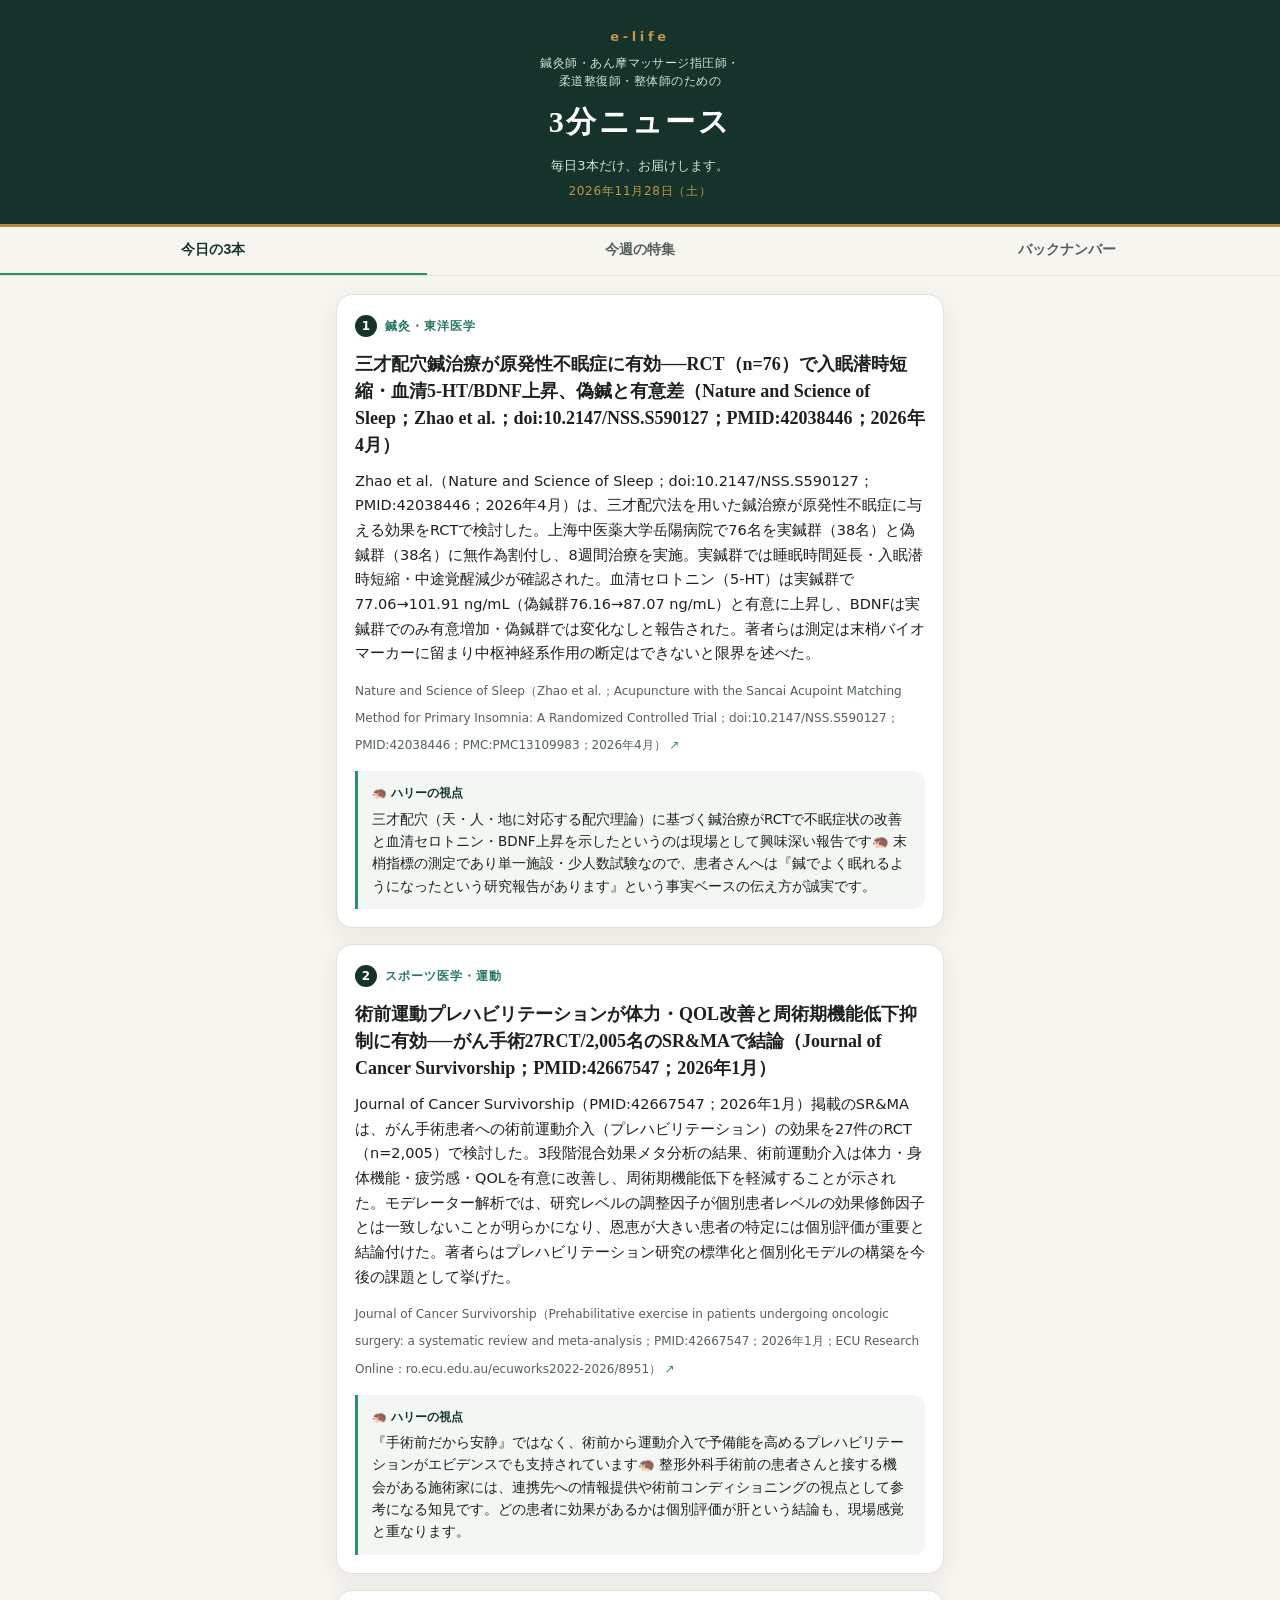
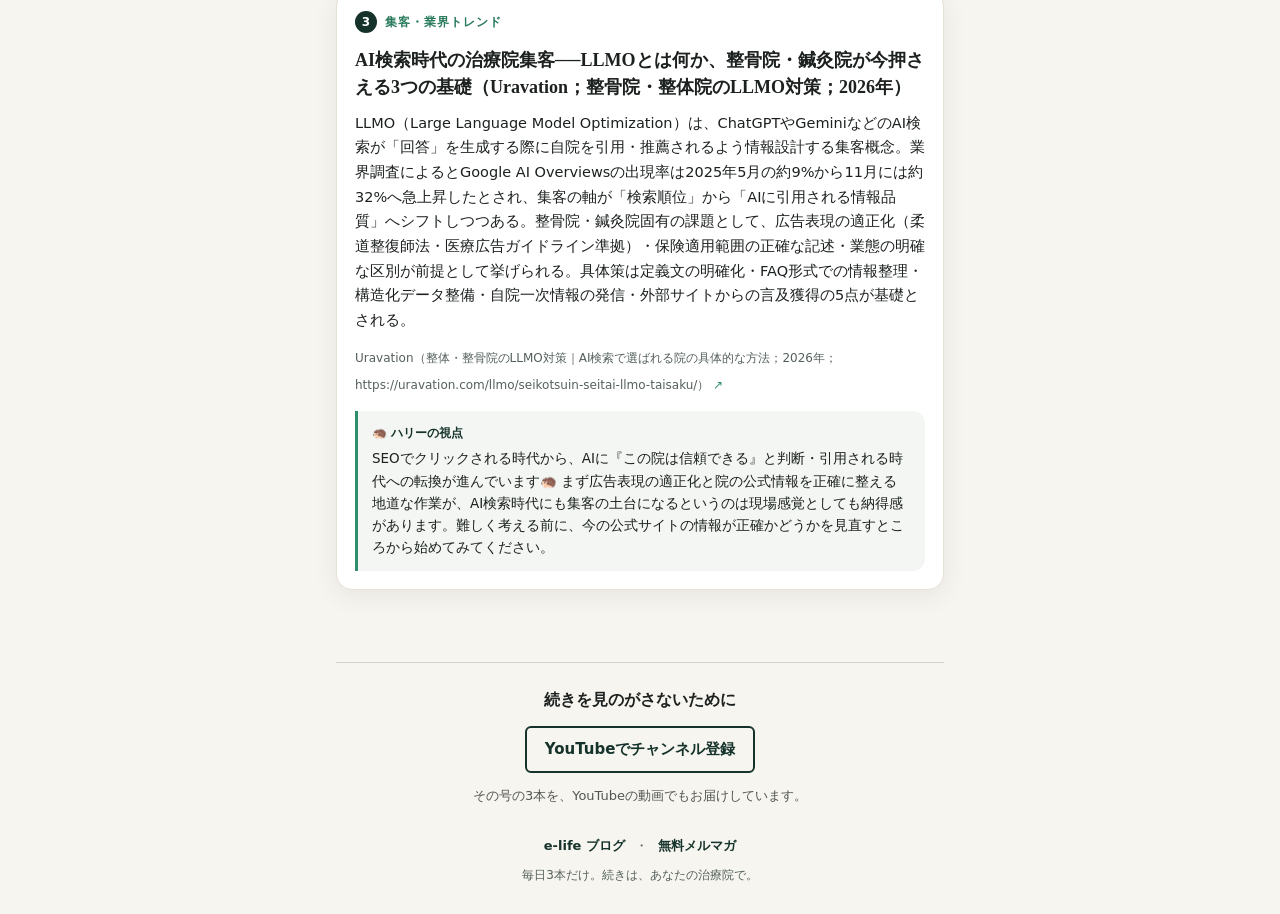
<file: index.html>
<!DOCTYPE html>
<html lang="ja">
<head>
  <meta charset="UTF-8">
  <meta name="viewport" content="width=device-width, initial-scale=1.0, viewport-fit=cover">
  <title>鍼灸師・あん摩マッサージ指圧師・柔道整復師・整体師のための3分ニュース ─ e-life</title>
  <link rel="stylesheet" href="css/style.css">
  <link rel="manifest" href="manifest.json">
  <meta name="theme-color" content="#15332b">
  <meta name="apple-mobile-web-app-capable" content="yes">
  <meta name="mobile-web-app-capable" content="yes">
  <meta name="apple-mobile-web-app-status-bar-style" content="black-translucent">
  <link rel="icon" href="data:image/svg+xml,<svg xmlns='http://www.w3.org/2000/svg' viewBox='0 0 100 100'><text y='.9em' font-size='84'>📰</text></svg>">
<!-- GA4（アプリとからだ）＋本人の印 2026-11-26 -->
<script>(function(){try{var k="nagomi_owner",s=window.localStorage,q=location.search,m=0;if(/[?&]owner=1(&|#|$)/.test(q)){s.setItem(k,'1');m=1}else if(/[?&]owner=0(&|#|$)/.test(q)){s.removeItem(k);m=2}if(s.getItem(k)==='1'){var d=["G-5M64W3P546"];for(var i=0;i<d.length;i++){window['ga-disable-'+d[i]]=true}}if(m){var t=function(){try{var b=document.createElement('div');b.textContent=m===1?"\u672c\u4eba\u306e\u5370\u3092\u3064\u3051\u307e\u3057\u305f\uff08\u3053\u306e\u30d6\u30e9\u30a6\u30b6\u306f\u6570\u3048\u307e\u305b\u3093\uff09":"\u672c\u4eba\u306e\u5370\u3092\u5916\u3057\u307e\u3057\u305f\uff08\u3053\u306e\u30d6\u30e9\u30a6\u30b6\u3082\u6570\u3048\u307e\u3059\uff09";var y=b.style;y.position='fixed';y.right='12px';y.bottom='12px';y.zIndex='2147483647';y.background='rgba(20,20,20,.82)';y.color='#fff';y.font='12px/1.5 sans-serif';y.padding='6px 10px';y.borderRadius='6px';y.pointerEvents='none';document.body.appendChild(b);setTimeout(function(){try{b.parentNode.removeChild(b)}catch(e){}},3000)}catch(e){}};if(document.readyState==='loading'){document.addEventListener('DOMContentLoaded',t)}else{t()}}}catch(e){}})();</script>
<script async src="https://www.googletagmanager.com/gtag/js?id=G-5M64W3P546"></script>
<script>window.dataLayer=window.dataLayer||[];function gtag(){dataLayer.push(arguments)}gtag('js',new Date());gtag('config','G-5M64W3P546');</script>
<!-- /GA4 -->
</head>
<body>
  <!-- Masthead -->
  <header class="masthead">
    <div class="masthead-inner">
      <div class="brand">
        <span class="brand-mark">e-life</span>
        <p class="brand-audience">鍼灸師・あん摩マッサージ指圧師・<br>柔道整復師・整体師のための</p>
        <h1 class="brand-title">3分ニュース</h1>
      </div>
      <p class="brand-tagline" id="tagline">毎日3本だけ、お届けします。</p>
      <p class="edition" id="edition"></p>
    </div>
  </header>

  <!-- Tabs -->
  <nav class="tabs">
    <button class="tab active" data-view="today">今日の3本</button>
    <button class="tab" data-view="weekly">今週の特集</button>
    <button class="tab" data-view="back">バックナンバー</button>
  </nav>

  <main class="main">
    <!-- Today -->
    <section class="view active" id="view-today">
      <div class="back-banner" id="backBanner">
        過去の号を表示中です ── <a href="#" id="backToLatest">最新号へ戻る</a>
      </div>
      <div id="newsList" class="news-list"></div>
    </section>

    <!-- Weekly -->
    <section class="view" id="view-weekly">
      <div id="weekly" class="weekly"></div>
    </section>

    <!-- Back numbers -->
    <section class="view" id="view-back">
      <p class="back-intro">これまでの号。タップすると読めます。</p>
      <div id="backList" class="back-list"></div>
    </section>
  </main>

  <footer class="foot">
    <!-- 母艦の帯（nagomi-project apps/_mothership.py と同じ見た目・2026-11-26）：チャンネル登録（登録の確認が開く） -->
    <section class="ms-band" aria-label="続きを見のがさないために">
      <p class="ms-h">続きを見のがさないために</p>
      <div class="ms-btns"><a class="ms-btn main" href="https://www.youtube.com/channel/UCHBLOm_5PKLLZqsM5_RqQeA?sub_confirmation=1" target="_blank" rel="noopener">YouTubeでチャンネル登録</a></div>
      <p class="ms-note">その号の3本を、YouTubeの動画でもお届けしています。</p>
    </section>
    <p class="foot-links">
      <a href="https://e-life.work/" target="_blank" rel="noopener">e-life ブログ</a>
      <span>・</span>
      <a href="https://elifeyagami.substack.com/" target="_blank" rel="noopener">無料メルマガ</a>
    </p>
    <p class="foot-note">毎日3本だけ。続きは、あなたの治療院で。</p>
  </footer>

  <script src="js/app.js"></script>
</body>
</html>
</file>
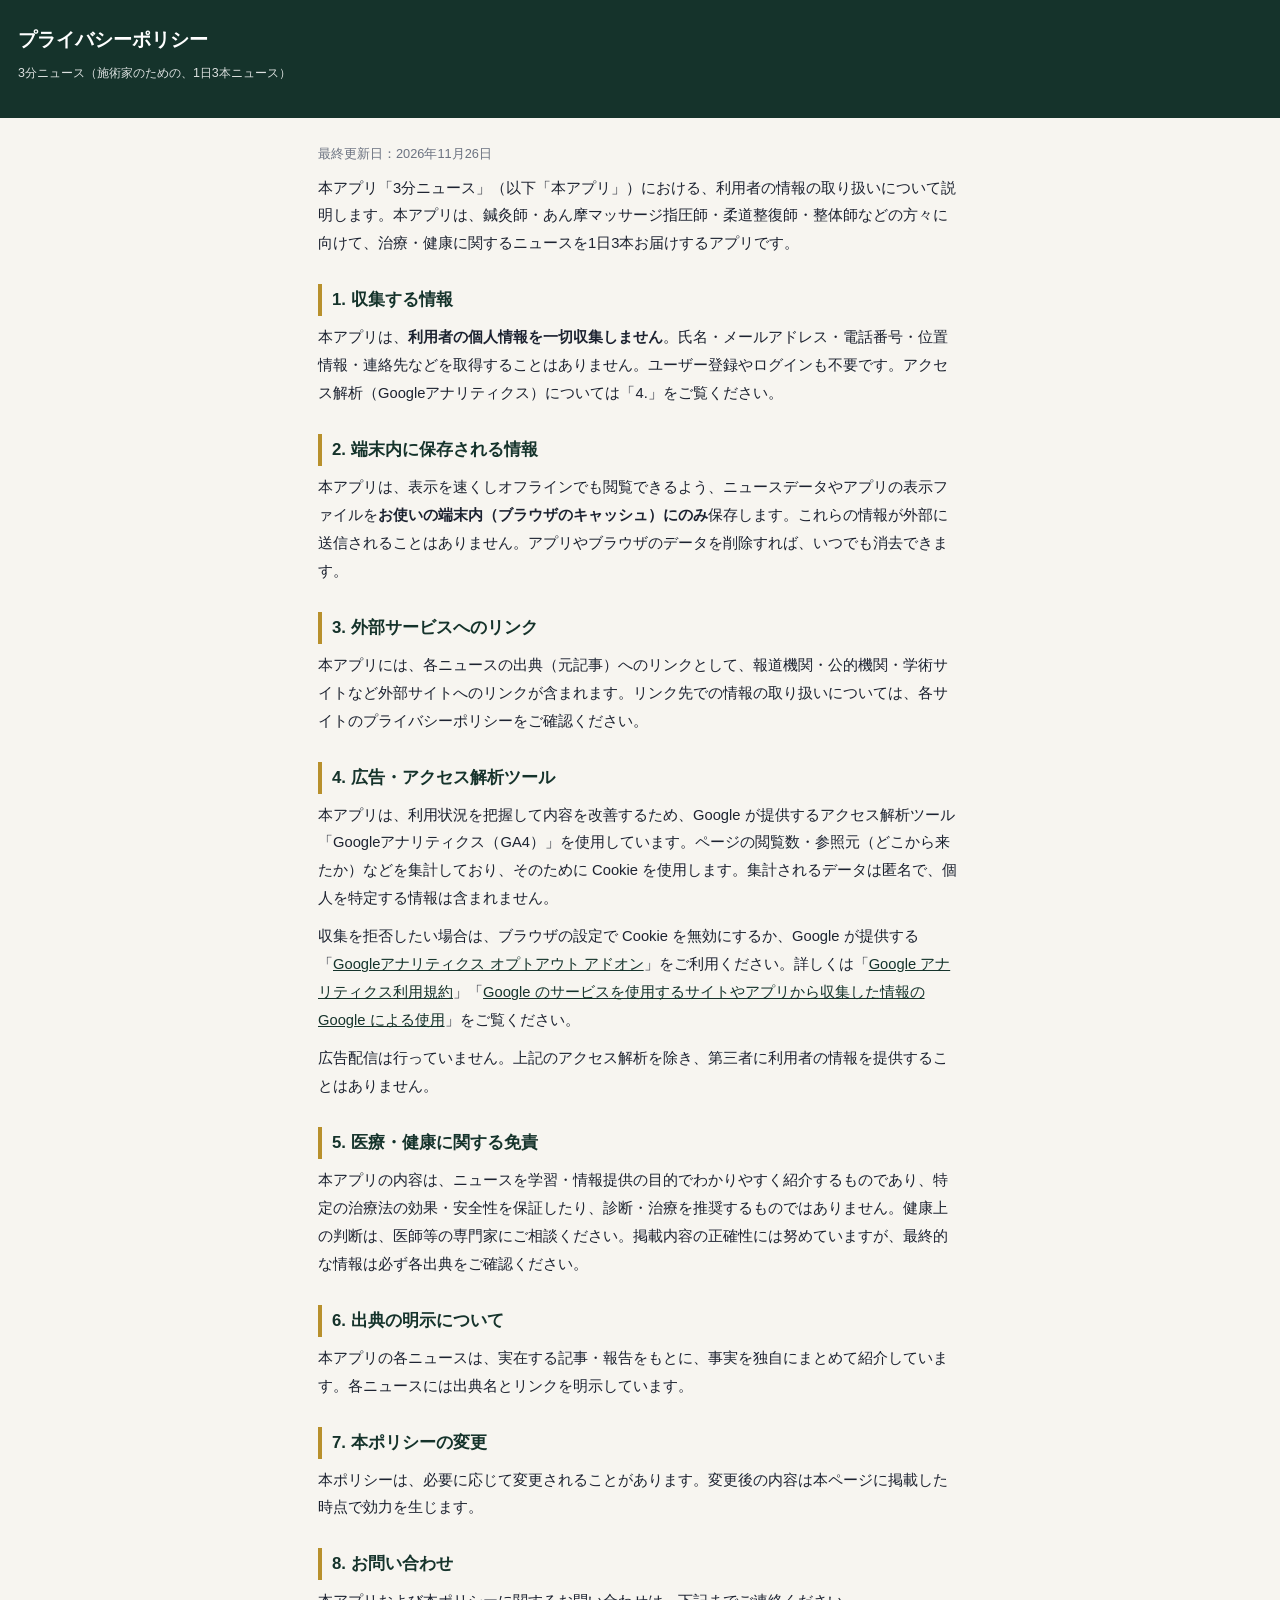
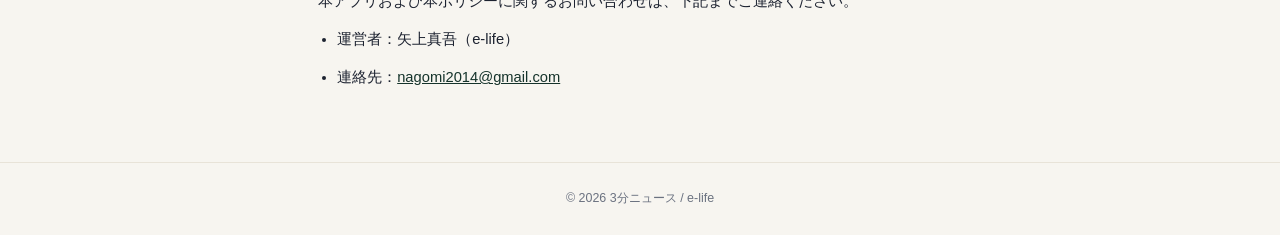
<file: privacy.html>
<!DOCTYPE html>
<html lang="ja">
<head>
<meta charset="UTF-8">
<meta name="viewport" content="width=device-width, initial-scale=1.0">
<meta name="theme-color" content="#15332b">
<title>プライバシーポリシー｜3分ニュース</title>
<style>
:root{--paper:#f7f5f0;--ink:#1c2230;--green:#15332b;--gold:#B8902C;--muted:#6B7280;--line:#E8E3D8}
*{box-sizing:border-box;margin:0;padding:0}
body{font-family:"Noto Sans JP",-apple-system,"Hiragino Kaku Gothic ProN",sans-serif;background:var(--paper);color:var(--ink);line-height:1.9;font-size:16px}
header{background:var(--green);color:#fff;padding:22px 18px}
header h1{font-size:1.2rem;font-weight:700}
header p{font-size:.78rem;opacity:.85;margin-top:4px}
main{max-width:680px;margin:0 auto;padding:24px 18px 60px}
h2{font-size:1.05rem;color:var(--green);margin:26px 0 8px;padding-left:10px;border-left:4px solid var(--gold)}
p,li{font-size:.92rem;margin-bottom:10px}
ul{margin:0 0 10px 1.2em}
.updated{color:var(--muted);font-size:.8rem;margin-bottom:8px}
a{color:var(--green)}
footer{text-align:center;color:var(--muted);font-size:.78rem;padding:24px;border-top:1px solid var(--line)}
</style>
<!-- GA4（アプリとからだ）＋本人の印 2026-11-26 -->
<script>(function(){try{var k="nagomi_owner",s=window.localStorage,q=location.search,m=0;if(/[?&]owner=1(&|#|$)/.test(q)){s.setItem(k,'1');m=1}else if(/[?&]owner=0(&|#|$)/.test(q)){s.removeItem(k);m=2}if(s.getItem(k)==='1'){var d=["G-5M64W3P546"];for(var i=0;i<d.length;i++){window['ga-disable-'+d[i]]=true}}if(m){var t=function(){try{var b=document.createElement('div');b.textContent=m===1?"\u672c\u4eba\u306e\u5370\u3092\u3064\u3051\u307e\u3057\u305f\uff08\u3053\u306e\u30d6\u30e9\u30a6\u30b6\u306f\u6570\u3048\u307e\u305b\u3093\uff09":"\u672c\u4eba\u306e\u5370\u3092\u5916\u3057\u307e\u3057\u305f\uff08\u3053\u306e\u30d6\u30e9\u30a6\u30b6\u3082\u6570\u3048\u307e\u3059\uff09";var y=b.style;y.position='fixed';y.right='12px';y.bottom='12px';y.zIndex='2147483647';y.background='rgba(20,20,20,.82)';y.color='#fff';y.font='12px/1.5 sans-serif';y.padding='6px 10px';y.borderRadius='6px';y.pointerEvents='none';document.body.appendChild(b);setTimeout(function(){try{b.parentNode.removeChild(b)}catch(e){}},3000)}catch(e){}};if(document.readyState==='loading'){document.addEventListener('DOMContentLoaded',t)}else{t()}}}catch(e){}})();</script>
<script async src="https://www.googletagmanager.com/gtag/js?id=G-5M64W3P546"></script>
<script>window.dataLayer=window.dataLayer||[];function gtag(){dataLayer.push(arguments)}gtag('js',new Date());gtag('config','G-5M64W3P546');</script>
<!-- /GA4 -->
</head>
<body>
<header>
  <h1>プライバシーポリシー</h1>
  <p>3分ニュース（施術家のための、1日3本ニュース）</p>
</header>
<main>
  <p class="updated">最終更新日：2026年11月26日</p>
  <p>本アプリ「3分ニュース」（以下「本アプリ」）における、利用者の情報の取り扱いについて説明します。本アプリは、鍼灸師・あん摩マッサージ指圧師・柔道整復師・整体師などの方々に向けて、治療・健康に関するニュースを1日3本お届けするアプリです。</p>

  <h2>1. 収集する情報</h2>
  <p>本アプリは、<strong>利用者の個人情報を一切収集しません</strong>。氏名・メールアドレス・電話番号・位置情報・連絡先などを取得することはありません。ユーザー登録やログインも不要です。アクセス解析（Googleアナリティクス）については「4.」をご覧ください。</p>

  <h2>2. 端末内に保存される情報</h2>
  <p>本アプリは、表示を速くしオフラインでも閲覧できるよう、ニュースデータやアプリの表示ファイルを<strong>お使いの端末内（ブラウザのキャッシュ）にのみ</strong>保存します。これらの情報が外部に送信されることはありません。アプリやブラウザのデータを削除すれば、いつでも消去できます。</p>

  <h2>3. 外部サービスへのリンク</h2>
  <p>本アプリには、各ニュースの出典（元記事）へのリンクとして、報道機関・公的機関・学術サイトなど外部サイトへのリンクが含まれます。リンク先での情報の取り扱いについては、各サイトのプライバシーポリシーをご確認ください。</p>

  <h2>4. 広告・アクセス解析ツール</h2>
  <p>本アプリは、利用状況を把握して内容を改善するため、Google が提供するアクセス解析ツール「Googleアナリティクス（GA4）」を使用しています。ページの閲覧数・参照元（どこから来たか）などを集計しており、そのために Cookie を使用します。集計されるデータは匿名で、個人を特定する情報は含まれません。</p>
  <p>収集を拒否したい場合は、ブラウザの設定で Cookie を無効にするか、Google が提供する「<a href="https://tools.google.com/dlpage/gaoptout?hl=ja" target="_blank" rel="noopener">Googleアナリティクス オプトアウト アドオン</a>」をご利用ください。詳しくは「<a href="https://www.google.com/analytics/terms/jp.html" target="_blank" rel="noopener">Google アナリティクス利用規約</a>」「<a href="https://policies.google.com/technologies/partner-sites?hl=ja" target="_blank" rel="noopener">Google のサービスを使用するサイトやアプリから収集した情報の Google による使用</a>」をご覧ください。</p>
  <p>広告配信は行っていません。上記のアクセス解析を除き、第三者に利用者の情報を提供することはありません。</p>

  <h2>5. 医療・健康に関する免責</h2>
  <p>本アプリの内容は、ニュースを学習・情報提供の目的でわかりやすく紹介するものであり、特定の治療法の効果・安全性を保証したり、診断・治療を推奨するものではありません。健康上の判断は、医師等の専門家にご相談ください。掲載内容の正確性には努めていますが、最終的な情報は必ず各出典をご確認ください。</p>

  <h2>6. 出典の明示について</h2>
  <p>本アプリの各ニュースは、実在する記事・報告をもとに、事実を独自にまとめて紹介しています。各ニュースには出典名とリンクを明示しています。</p>

  <h2>7. 本ポリシーの変更</h2>
  <p>本ポリシーは、必要に応じて変更されることがあります。変更後の内容は本ページに掲載した時点で効力を生じます。</p>

  <h2>8. お問い合わせ</h2>
  <p>本アプリおよび本ポリシーに関するお問い合わせは、下記までご連絡ください。</p>
  <ul>
    <li>運営者：矢上真吾（e-life）</li>
    <li>連絡先：<a href="mailto:nagomi2014@gmail.com">nagomi2014@gmail.com</a></li>
  </ul>
</main>
<footer>© 2026 3分ニュース / e-life</footer>
</body>
</html>
</file>
<file: css/style.css>
:root {
  --ink: #1c211f;
  --ink-soft: #54605b;
  --paper: #f7f5f0;
  --card: #ffffff;
  --green: #15332b;
  --green-mid: #2f8f6b;
  --gold: #b08a3e;
  --green-ink: #287a5b;  /* 白い地に文字として置く緑（--green-mid #2f8f6b は白地で比3.99） */
  --gold-lit: #be9747;   /* 濃緑の帯の上に置く金（--gold は比4.25） */
  --line: #e6e1d6;
  --shadow: 0 6px 24px rgba(21, 51, 43, 0.08);
}

* { margin: 0; padding: 0; box-sizing: border-box; -webkit-tap-highlight-color: transparent; }

body {
  font-family: "Hiragino Sans", "Hiragino Kaku Gothic ProN", "Noto Sans JP", system-ui, sans-serif;
  background: var(--paper);
  color: var(--ink);
  line-height: 1.7;
  -webkit-font-smoothing: antialiased;
  padding-bottom: env(safe-area-inset-bottom);
}

/* ── Masthead ───────────────────────── */
.masthead {
  background: var(--green);
  color: #fff;
  padding: calc(env(safe-area-inset-top) + 22px) 20px 22px;
  text-align: center;
  border-bottom: 3px solid var(--gold);
}
.brand-mark {
  display: inline-block;
  font-size: 13px;
  letter-spacing: 0.28em;
  color: var(--gold-lit);
  font-weight: 700;
  margin-bottom: 6px;
}
.brand-audience {
  font-size: 12px;
  color: #cfe3da;
  letter-spacing: 0.04em;
  line-height: 1.5;
  margin-bottom: 6px;
}
.brand-title {
  font-family: "Hiragino Mincho ProN", "Yu Mincho", "Noto Serif JP", serif;
  font-size: 30px;
  font-weight: 600;
  letter-spacing: 0.08em;
}
.brand-tagline { font-size: 13px; color: #cfe3da; margin-top: 8px; }
.edition { font-size: 12px; color: var(--gold-lit); margin-top: 4px; letter-spacing: 0.06em; }

/* ── Tabs ───────────────────────────── */
.tabs {
  position: sticky;
  top: 0;
  z-index: 10;
  display: flex;
  background: var(--paper);
  border-bottom: 1px solid var(--line);
}
.tab {
  flex: 1;
  padding: 14px 0;
  font-size: 14px;
  font-weight: 600;
  color: var(--ink-soft);
  background: none;
  border: none;
  border-bottom: 2px solid transparent;
  cursor: pointer;
  transition: color .2s, border-color .2s;
}
.tab.active { color: var(--green); border-bottom-color: var(--green-mid); }

/* ── Views ──────────────────────────── */
.main { max-width: 640px; margin: 0 auto; padding: 18px 16px 8px; }
.view { display: none; }
.view.active { display: block; animation: fade .3s ease; }
@keyframes fade { from { opacity: 0; transform: translateY(6px); } to { opacity: 1; transform: none; } }

/* ── News cards ─────────────────────── */
.news-list { display: flex; flex-direction: column; gap: 16px; }
.card {
  background: var(--card);
  border: 1px solid var(--line);
  border-radius: 16px;
  box-shadow: var(--shadow);
  overflow: hidden;
}
.card-head { padding: 16px 18px 0; }
.card-no {
  display: inline-flex;
  align-items: center;
  gap: 8px;
  font-size: 12px;
  color: var(--ink-soft);
  margin-bottom: 8px;
}
.card-no b {
  display: inline-flex;
  width: 22px; height: 22px;
  align-items: center; justify-content: center;
  background: var(--green); color: #fff;
  border-radius: 50%; font-size: 12px;
}
.card-cat {
  font-size: 12px;
  font-weight: 700;
  color: var(--green-ink);
  letter-spacing: 0.08em;
}
.card-title {
  font-family: "Hiragino Mincho ProN", "Yu Mincho", "Noto Serif JP", serif;
  font-size: 18px;
  font-weight: 600;
  line-height: 1.5;
  padding: 6px 18px 0;
}
.card-summary { padding: 10px 18px 0; font-size: 14.5px; color: var(--ink); }
.card-source { padding: 10px 18px 0; }
.card-source a { font-size: 12px; color: var(--ink-soft); text-decoration: none; }
.card-source a:after { content: " ↗"; color: var(--green-mid); }

.harry {
  margin: 14px 18px 18px;
  background: #f3f6f2;
  border-left: 3px solid var(--green-mid);
  border-radius: 0 12px 12px 0;
  padding: 12px 14px;
}
.harry-label { font-size: 12px; font-weight: 700; color: var(--green); margin-bottom: 4px; }
.harry-text { font-size: 13.5px; color: var(--ink); line-height: 1.65; }

/* ── Weekly ─────────────────────────── */
.weekly { background: var(--card); border: 1px solid var(--line); border-radius: 16px; box-shadow: var(--shadow); padding: 22px 20px; }
.weekly-tag { font-size: 11px; letter-spacing: 0.18em; color: var(--gold); font-weight: 700; }
.weekly-title { font-family: "Hiragino Mincho ProN", "Yu Mincho", serif; font-size: 21px; margin: 6px 0 12px; }
.weekly-lead { font-size: 14.5px; color: var(--ink); margin-bottom: 16px; }
.weekly-points { list-style: none; display: flex; flex-direction: column; gap: 10px; }
.weekly-points li {
  position: relative; padding-left: 22px; font-size: 14px; color: var(--ink);
}
.weekly-points li:before {
  content: ""; position: absolute; left: 4px; top: 9px;
  width: 8px; height: 8px; background: var(--green-mid); border-radius: 50%;
}

/* ── Back number banner ─────────────── */
.back-banner {
  display: none;
  background: #fff6e6;
  border: 1px solid #e8d9b0;
  color: #8a6d2f;
  font-size: 13px;
  padding: 10px 14px;
  border-radius: 12px;
  margin-bottom: 14px;
}
.back-banner a { color: var(--green-mid); font-weight: 700; text-decoration: none; }

/* ── Back number list ───────────────── */
.back-intro { font-size: 13px; color: var(--ink-soft); margin-bottom: 12px; }
.back-list { display: flex; flex-direction: column; gap: 10px; }
.back-item {
  display: flex;
  align-items: center;
  justify-content: space-between;
  width: 100%;
  background: var(--card);
  border: 1px solid var(--line);
  border-radius: 12px;
  box-shadow: var(--shadow);
  padding: 16px 18px;
  font-size: 15px;
  color: var(--ink);
  text-align: left;
  cursor: pointer;
  font-family: inherit;
}
.back-item:active { background: #f3f6f2; }
.back-date { font-weight: 600; }
.back-latest {
  font-size: 11px;
  font-weight: 700;
  color: #fff;
  background: var(--green-mid);
  border-radius: 999px;
  padding: 2px 10px;
}

/* ── Footer ─────────────────────────── */
.foot { max-width: 640px; margin: 8px auto 0; padding: 24px 16px calc(28px + env(safe-area-inset-bottom)); text-align: center; }
.foot-links { font-size: 13px; }
.foot-links a { color: var(--green); text-decoration: none; font-weight: 600; }
.foot-links span { color: var(--ink-soft); margin: 0 6px; }
.foot-note { font-size: 12px; color: var(--ink-soft); margin-top: 8px; }

/* 母艦の帯（nagomi-project apps/_mothership.py と同じ形・2026-11-26） */
.ms-band{margin:32px auto 0;padding:24px 16px 28px;border-top:1px solid rgba(0,0,0,.14);text-align:center}
.ms-band .ms-h{margin:0 0 14px;font-weight:700;font-size:16px;line-height:1.6}
.ms-band .ms-btns{display:flex;flex-wrap:wrap;gap:10px;justify-content:center;max-width:760px;margin:0 auto}
.ms-band a.ms-btn{display:inline-block;padding:11px 18px;border:1px solid #15332b;border-radius:var(--radius,6px);color:#15332b;text-decoration:none;font-size:15px;line-height:1.4}
.ms-band a.ms-btn.main{border-width:2px;font-weight:700}
.ms-band a.ms-btn:hover{opacity:.75}
.ms-band .ms-note{margin:12px auto 0;max-width:620px;font-size:13px;line-height:1.7;opacity:.75}
</file>
